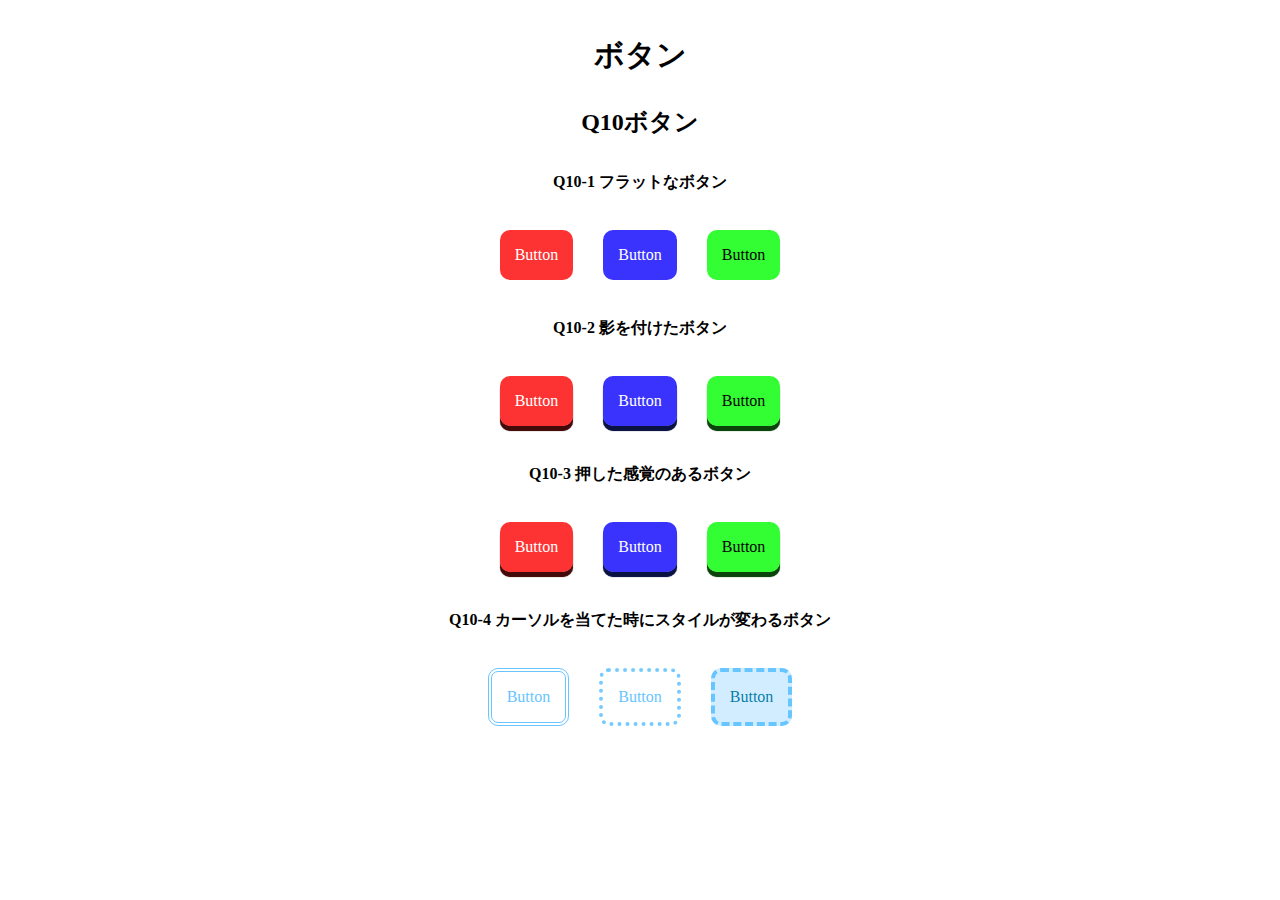
<file: q10/answer/index.html>
<!DOCTYPE html>
<html lang="ja">

<head>
  <meta charset="UTF-8">
  <meta name="viewport" content="width=device-width, initial-scale=1.0">
  <link rel="stylesheet" href="./css/reset.css">
  <link rel="stylesheet" href="./css/base.css">
  <link rel="stylesheet" href="./css/style.css">
  <title>LayoutParts-Q3</title>
</head>

<body>
  <h1 class="title">ボタン</h1>
  <h2 class="sub--title">Q10ボタン</h2>
  <div class="wrapper">
    <h3 class="question--title">Q10-1 フラットなボタン</h3>
    <div class="flex--center">
      <div class="btn btn--red">Button</div>
      <div class="btn btn--blue">Button</div>
      <div class="btn btn--green">Button</div>
    </div>
    <h3 class="question--title">Q10-2 影を付けたボタン</h3>
    <div class="flex--center">
      <div class="btn shadow--red">Button</div>
      <div class="btn shadow--blue">Button</div>
      <div class="btn shadow--green">Button</div>
    </div>
    <h3 class="question--title">Q10-3 押した感覚のあるボタン</h3>
    <div class="flex--center">
      <div class="btn active--red">Button</div>
      <div class="btn active--blue">Button</div>
      <div class="btn active--green">Button</div>
    </div>
    <h3 class="question--title">Q10-4 カーソルを当てた時にスタイルが変わるボタン</h3>
    <div class="flex--center">
      <div class="btn double--btn">Button</div>
      <div class="btn dotted--btn">Button</div>
      <div class="btn back--btn">Button</div>
    </div>
  </div>
</body>

</html>
</file>
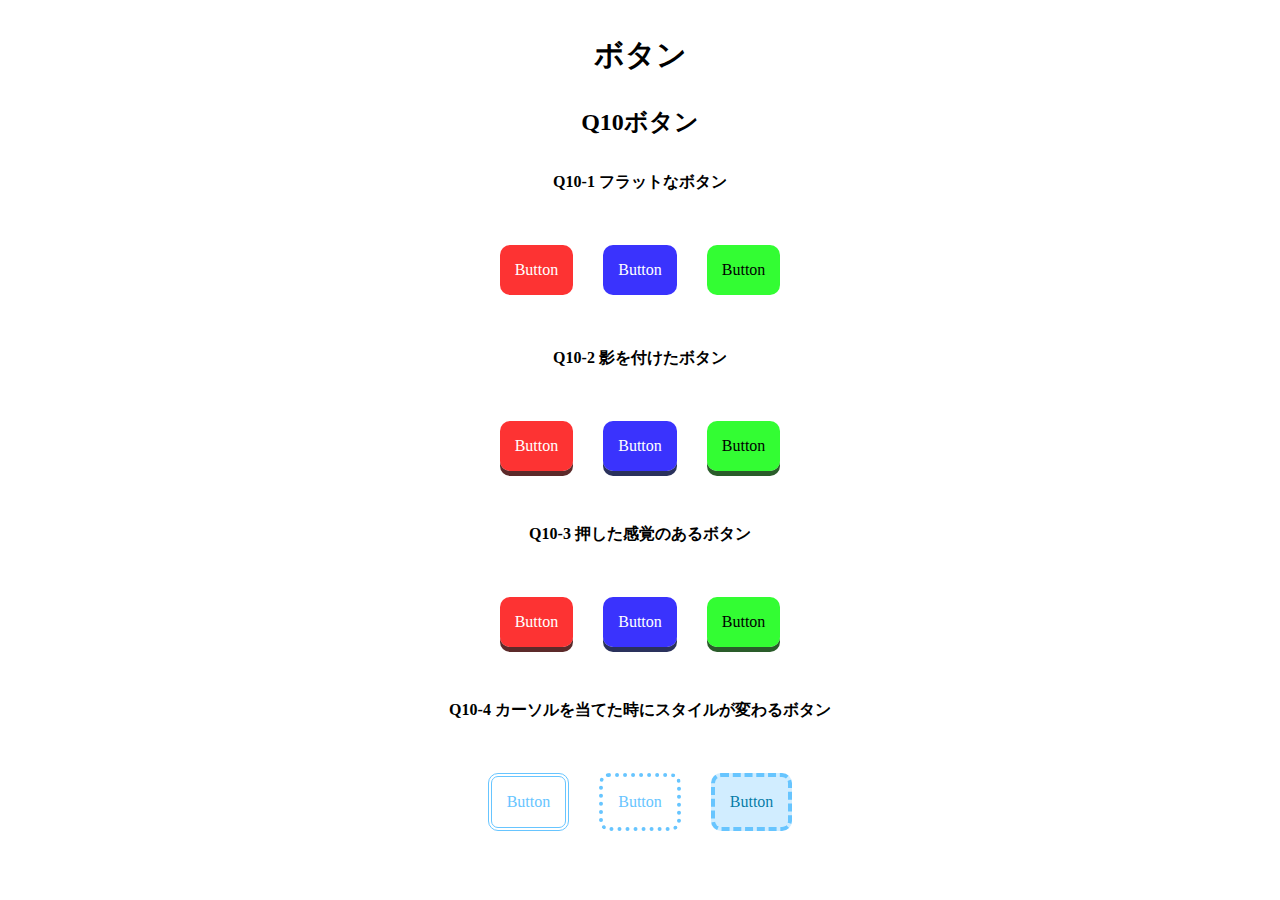
<file: q10/q10/index.html>
<!DOCTYPE html>
<html lang="ja">

<head>
  <meta charset="UTF-8">
  <meta name="viewport" content="width=device-width, initial-scale=1.0">
  <link rel="stylesheet" href="./css/reset.css">
  <link rel="stylesheet" href="./css/base.css">
  <link rel="stylesheet" href="./css/style.css">
  <title>LayoutParts-Q3</title>
</head>

<body>
  <h1 class="title">ボタン</h1>
  <h2 class="sub--title">Q10ボタン</h2>
  <div class="wrapper">
    <h3 class="question--title">Q10-1 フラットなボタン</h3>
    <!-- Q10-1ここから -->
    <div class="botton">
      <div class="red btn">Button</div>
      <div class="blue btn">Button</div>
      <div class="green btn">Button</div>
    </div>
    <!-- Q10-1ここまで -->
    <h3 class="question--title">Q10-2 影を付けたボタン</h3>
    <!-- Q10-2ここから -->
    <div class="botton">
      <div class="shadow-r red btn">Button</div>
      <div class="shadow-b blue btn">Button</div>
      <div class="shadow-g green btn">Button</div>
    </div>
    <!-- Q10-2ここまで -->
    <h3 class="question--title">Q10-3 押した感覚のあるボタン</h3>
    <!-- Q10-3ここから -->
    <div class="botton">
      <div class="push shadow-r red btn">Button</div>
      <div class="push shadow-b blue btn">Button</div>
      <div class="push shadow-g green btn">Button</div>
    </div>
    <!-- Q10-3ここまで -->
    <h3 class="question--title">Q10-4 カーソルを当てた時にスタイルが変わるボタン</h3>
    <!-- Q10-4ここから -->
    <div class="botton">
      <div class="doubleline btn">Button</div>
      <div class="dottedline btn">Button</div>
      <div class="dashedline btn">Button</div>
    </div>
    <!-- Q10-4ここまで -->
  </div>
</body>

</html>
</file>
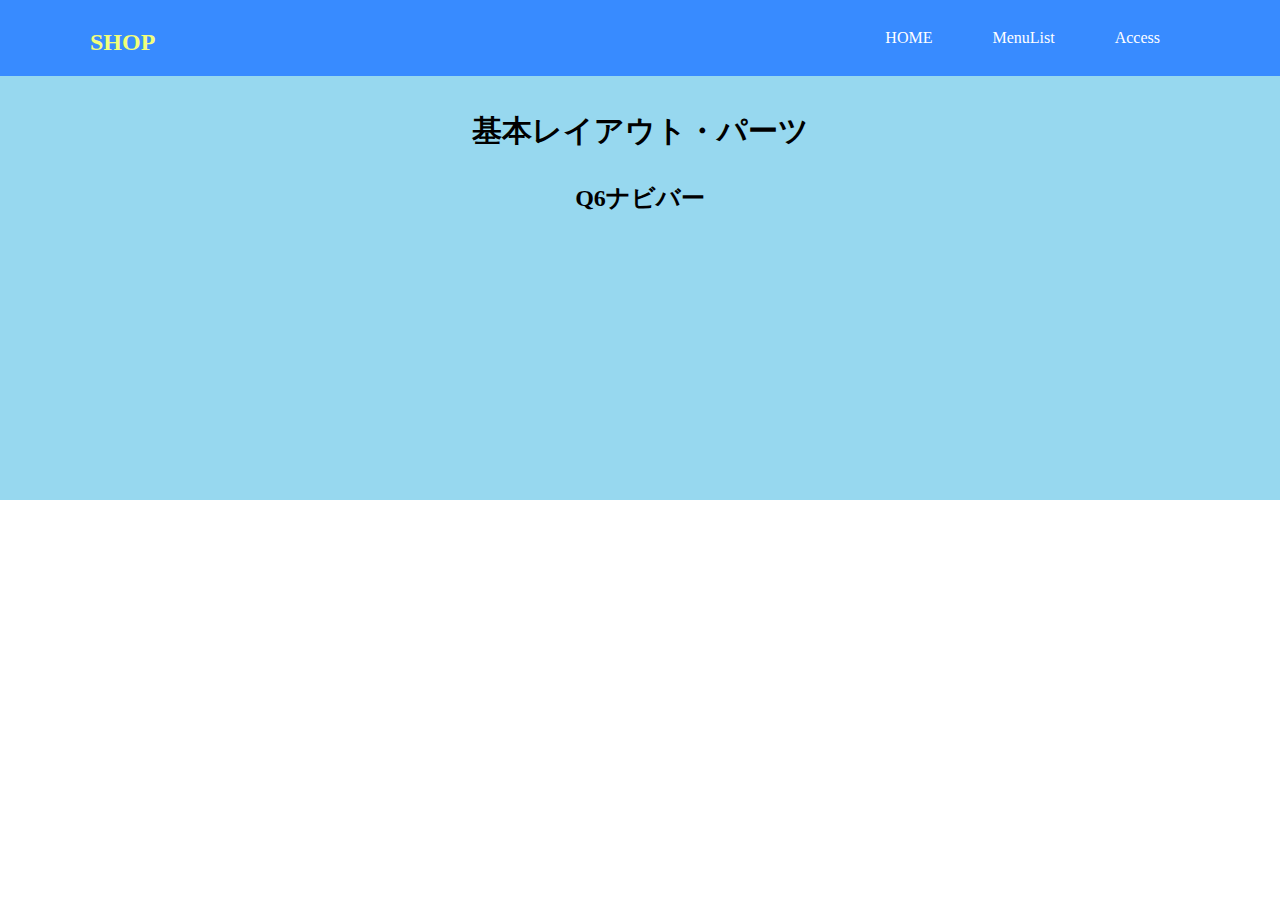
<file: q6/answer/index.html>
<!DOCTYPE html>
<html lang="ja">

<head>
  <meta charset="UTF-8">
  <meta name="viewport" content="width=device-width, initial-scale=1.0">
  <link rel="stylesheet" href="./css/reset.css">
  <link rel="stylesheet" href="./css/base.css">
  <link rel="stylesheet" href="./css/style.css">
  <title>LayoutParts-Q3</title>
</head>

<body>
  <header class="header">
    <div class="inner d--flex">
      <div class="logo">
        <a href="#">SHOP</a>
      </div>
      <div class="menu">
        <nav>
          <ul class="nav d--flex">
            <li>
              <a href="#">HOME</a>
            </li>
            <li>
              <a href="#">MenuList</a>
            </li>
            <li>
              <a href="#">Access</a>
            </li>
          </ul>
        </nav>
      </div>
    </div>
  </header>
  <main>
    <div class="wrapper">
      <h1 class="title">基本レイアウト・パーツ</h1>
      <h2 class="sub--title">Q6ナビバー</h2>
    </div>
  </main>
</body>

</html>
</file>
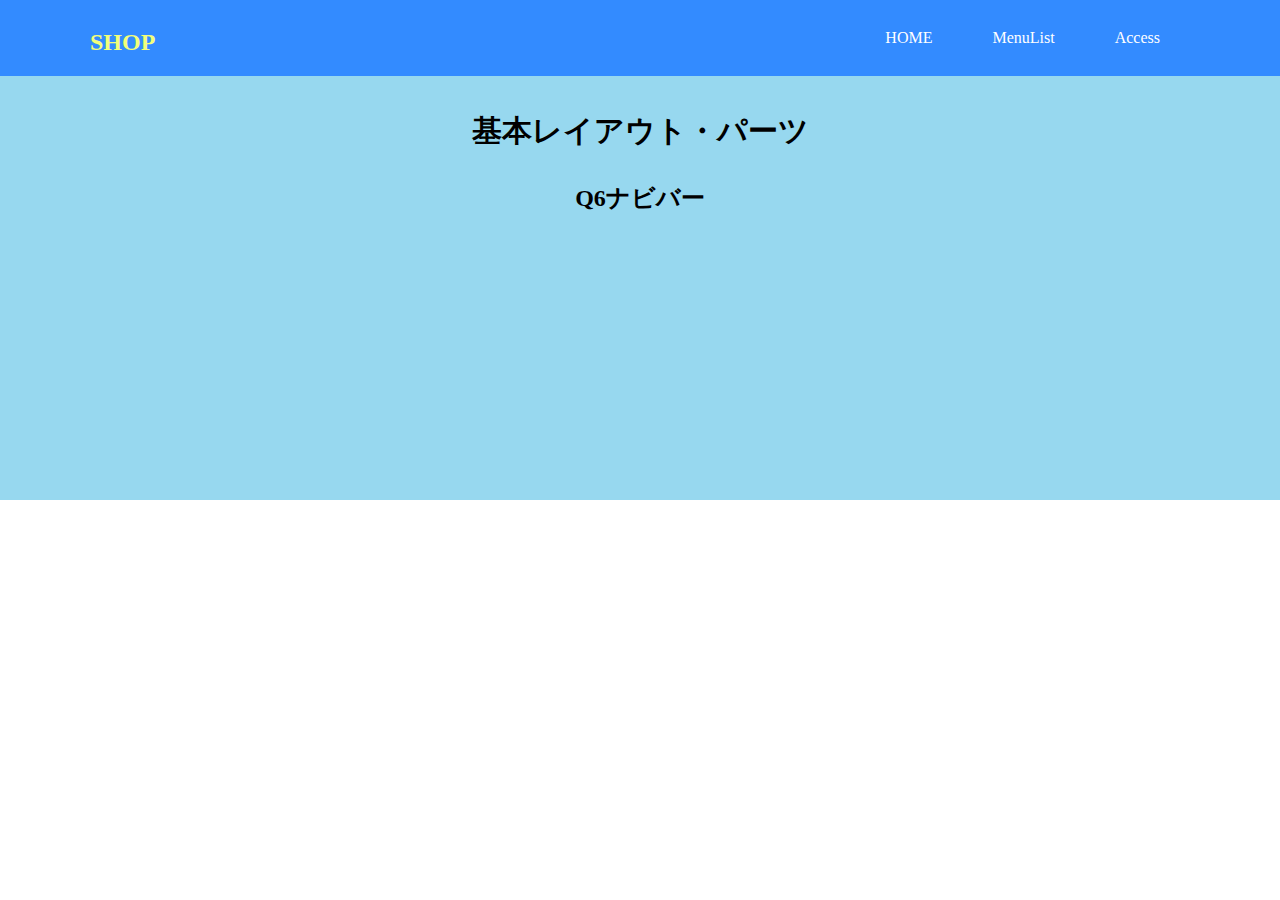
<file: q6/q6/index.html>
<!DOCTYPE html>
<html lang="ja">

<head>
  <meta charset="UTF-8">
  <meta name="viewport" content="width=device-width, initial-scale=1.0">
  <link rel="stylesheet" href="./css/reset.css">
  <link rel="stylesheet" href="./css/base.css">
  <link rel="stylesheet" href="./css/style.css">
  <title>LayoutParts-Q3</title>
</head>

<body>
  <!-- Q6回答はここから -->
  <header>
    <div class="header-box">
      <div class="header-logo">
        <a href="#">SHOP</a>
      </div>
      <nav>
        <ul class="header-navi">
            <li>
              <a href="#">HOME</a>
            </li>
            <li>
              <a href="#">MenuList</a>
            </li>
            <li>
              <a href="#">Access</a>
            </li>
        </ul>
      </nav>
    </div>
  </header>
  <!-- Q6回答はここまで -->
  <main>
    <div class="wrapper">
      <h1 class="title">基本レイアウト・パーツ</h1>
      <h2 class="sub--title">Q6ナビバー</h2>
    </div>
  </main>
</body>

</html>
</file>
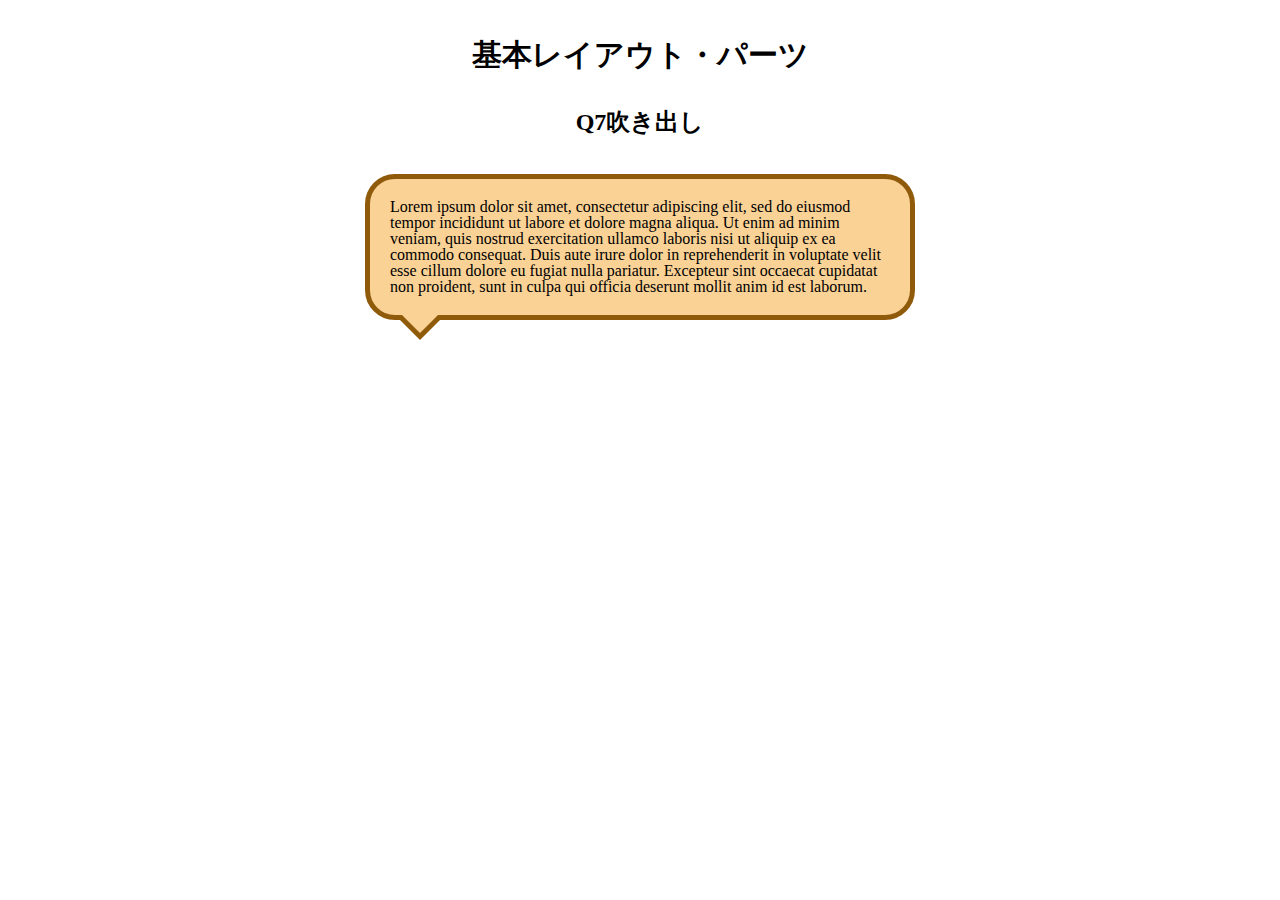
<file: q7/answer/index.html>
<!DOCTYPE html>
<html lang="ja">

<head>
  <meta charset="UTF-8">
  <meta name="viewport" content="width=device-width, initial-scale=1.0">
  <link rel="stylesheet" href="./css/reset.css">
  <link rel="stylesheet" href="./css/base.css">
  <link rel="stylesheet" href="./css/style.css">
  <title>LayoutParts-Q3</title>
</head>

<body>
  <div class="wrapper">
    <h1 class="title">基本レイアウト・パーツ</h1>
    <h2 class="sub--title">Q7吹き出し</h2>
    <div class="blowing--box">
      <p>Lorem ipsum dolor sit amet, consectetur adipiscing elit, sed do eiusmod tempor incididunt
        ut labore et dolore magna
        aliqua. Ut enim ad minim veniam, quis nostrud exercitation ullamco laboris nisi ut aliquip ex ea commodo
        consequat. Duis
        aute irure dolor in reprehenderit in voluptate velit esse cillum dolore eu fugiat nulla pariatur. Excepteur sint
        occaecat cupidatat non proident, sunt in culpa qui officia deserunt mollit anim id est laborum.</p>
    </div>
  </div>
</body>

</html>
</file>
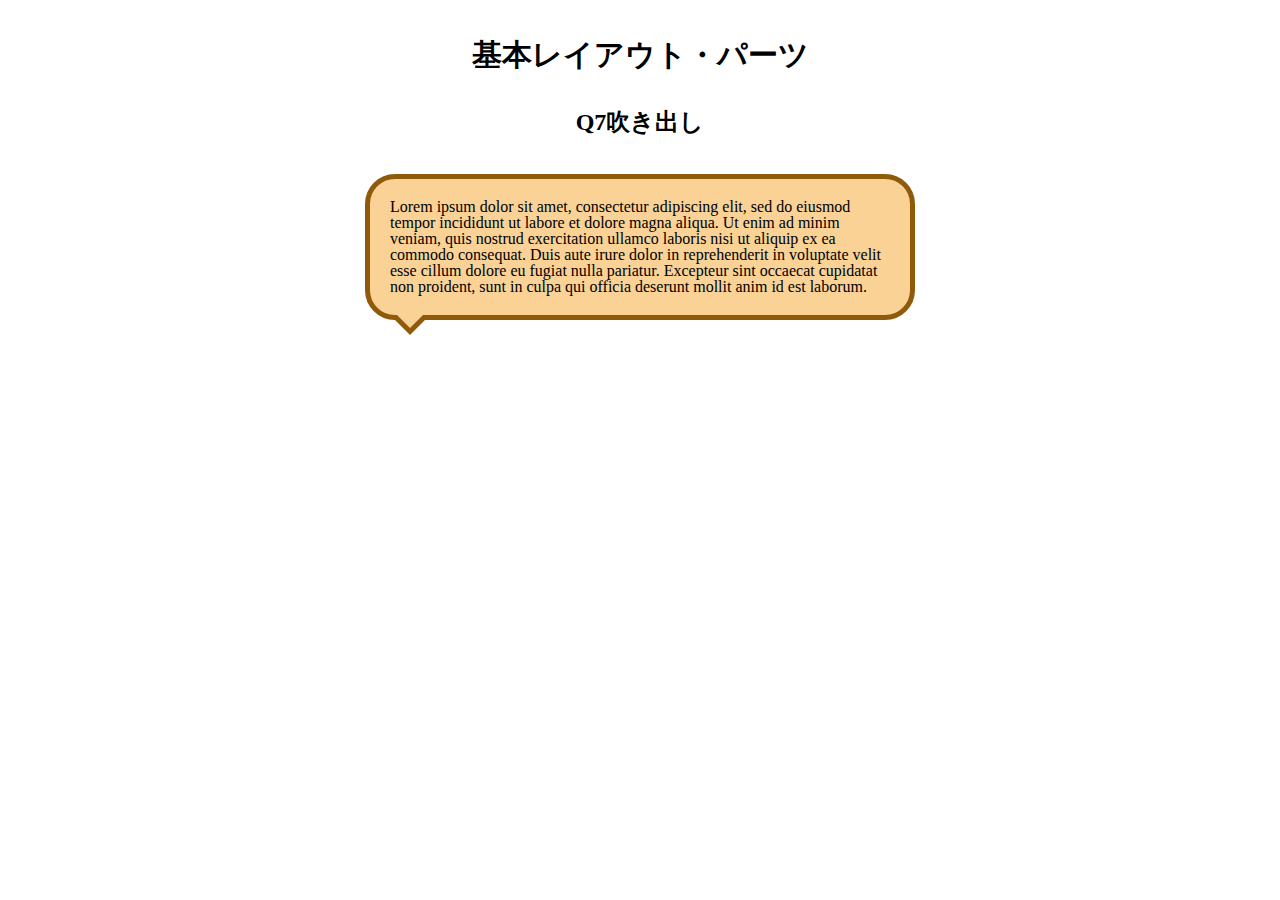
<file: q7/q7/index.html>
<!DOCTYPE html>
<html lang="ja">

<head>
  <meta charset="UTF-8">
  <meta name="viewport" content="width=device-width, initial-scale=1.0">
  <link rel="stylesheet" href="./css/reset.css">
  <link rel="stylesheet" href="./css/base.css">
  <link rel="stylesheet" href="./css/style.css">
  <title>LayoutParts-Q3</title>
</head>

<body>
  <div class="wrapper">
    <h1 class="title">基本レイアウト・パーツ</h1>
    <h2 class="sub--title">Q7吹き出し</h2>
    <!-- 吹き出しの中のテキストはこちらを使ってください -->
    <!-- Lorem ipsum dolor sit amet, consectetur adipiscing elit, sed do eiusmod tempor incididunt
    ut labore et dolore magna
    aliqua. Ut enim ad minim veniam, quis nostrud exercitation ullamco laboris nisi ut aliquip ex ea commodo
    consequat. Duis
    aute irure dolor in reprehenderit in voluptate velit esse cillum dolore eu fugiat nulla pariatur. Excepteur sint
    occaecat cupidatat non proident, sunt in culpa qui officia deserunt mollit anim id est laborum. -->
    <!-- Q7回答はここから -->
    <div class="balloon">
      <p>Lorem ipsum dolor sit amet, consectetur adipiscing elit, sed do eiusmod tempor incididunt
        ut labore et dolore magna
        aliqua. Ut enim ad minim veniam, quis nostrud exercitation ullamco laboris nisi ut aliquip ex ea commodo
        consequat. Duis
        aute irure dolor in reprehenderit in voluptate velit esse cillum dolore eu fugiat nulla pariatur. Excepteur sint
        occaecat cupidatat non proident, sunt in culpa qui officia deserunt mollit anim id est laborum.
      </p>
    </div>
    <!-- Q7回答はここまで -->
  </div>
</body>

</html>
</file>
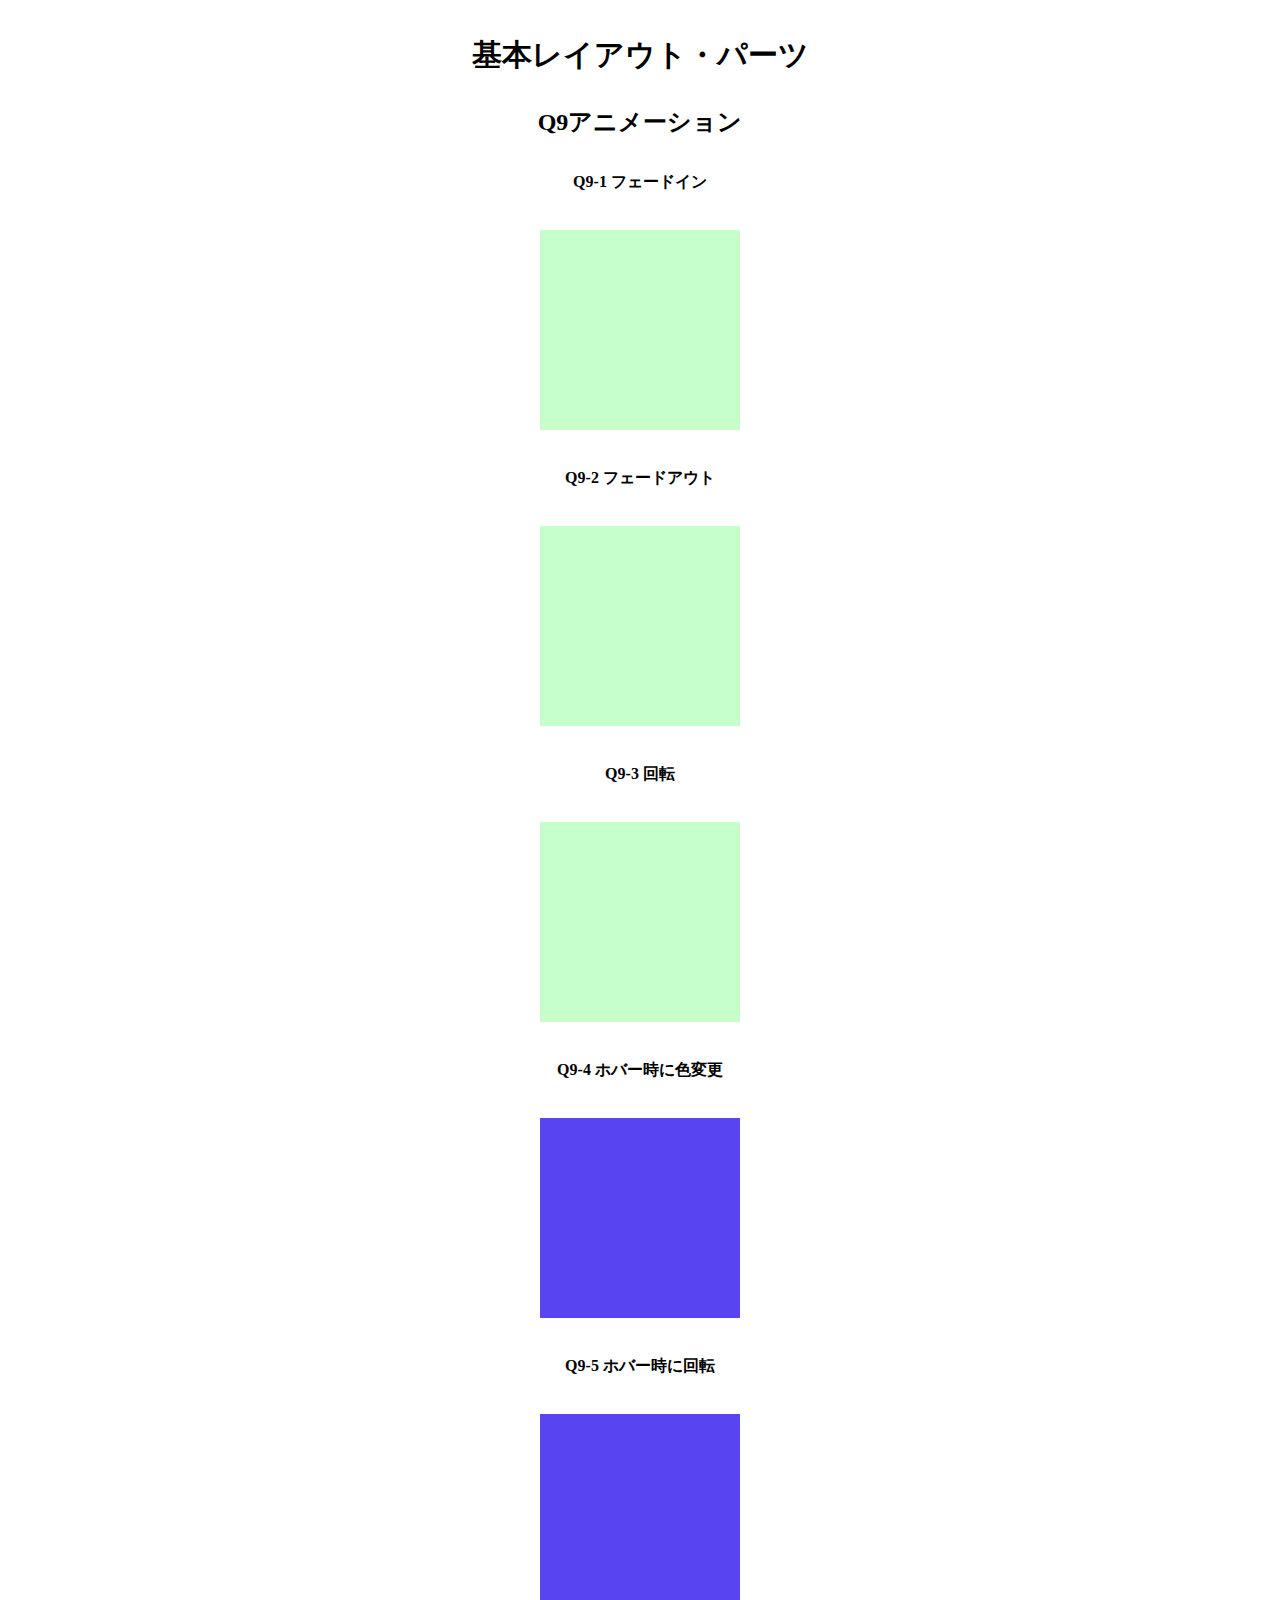
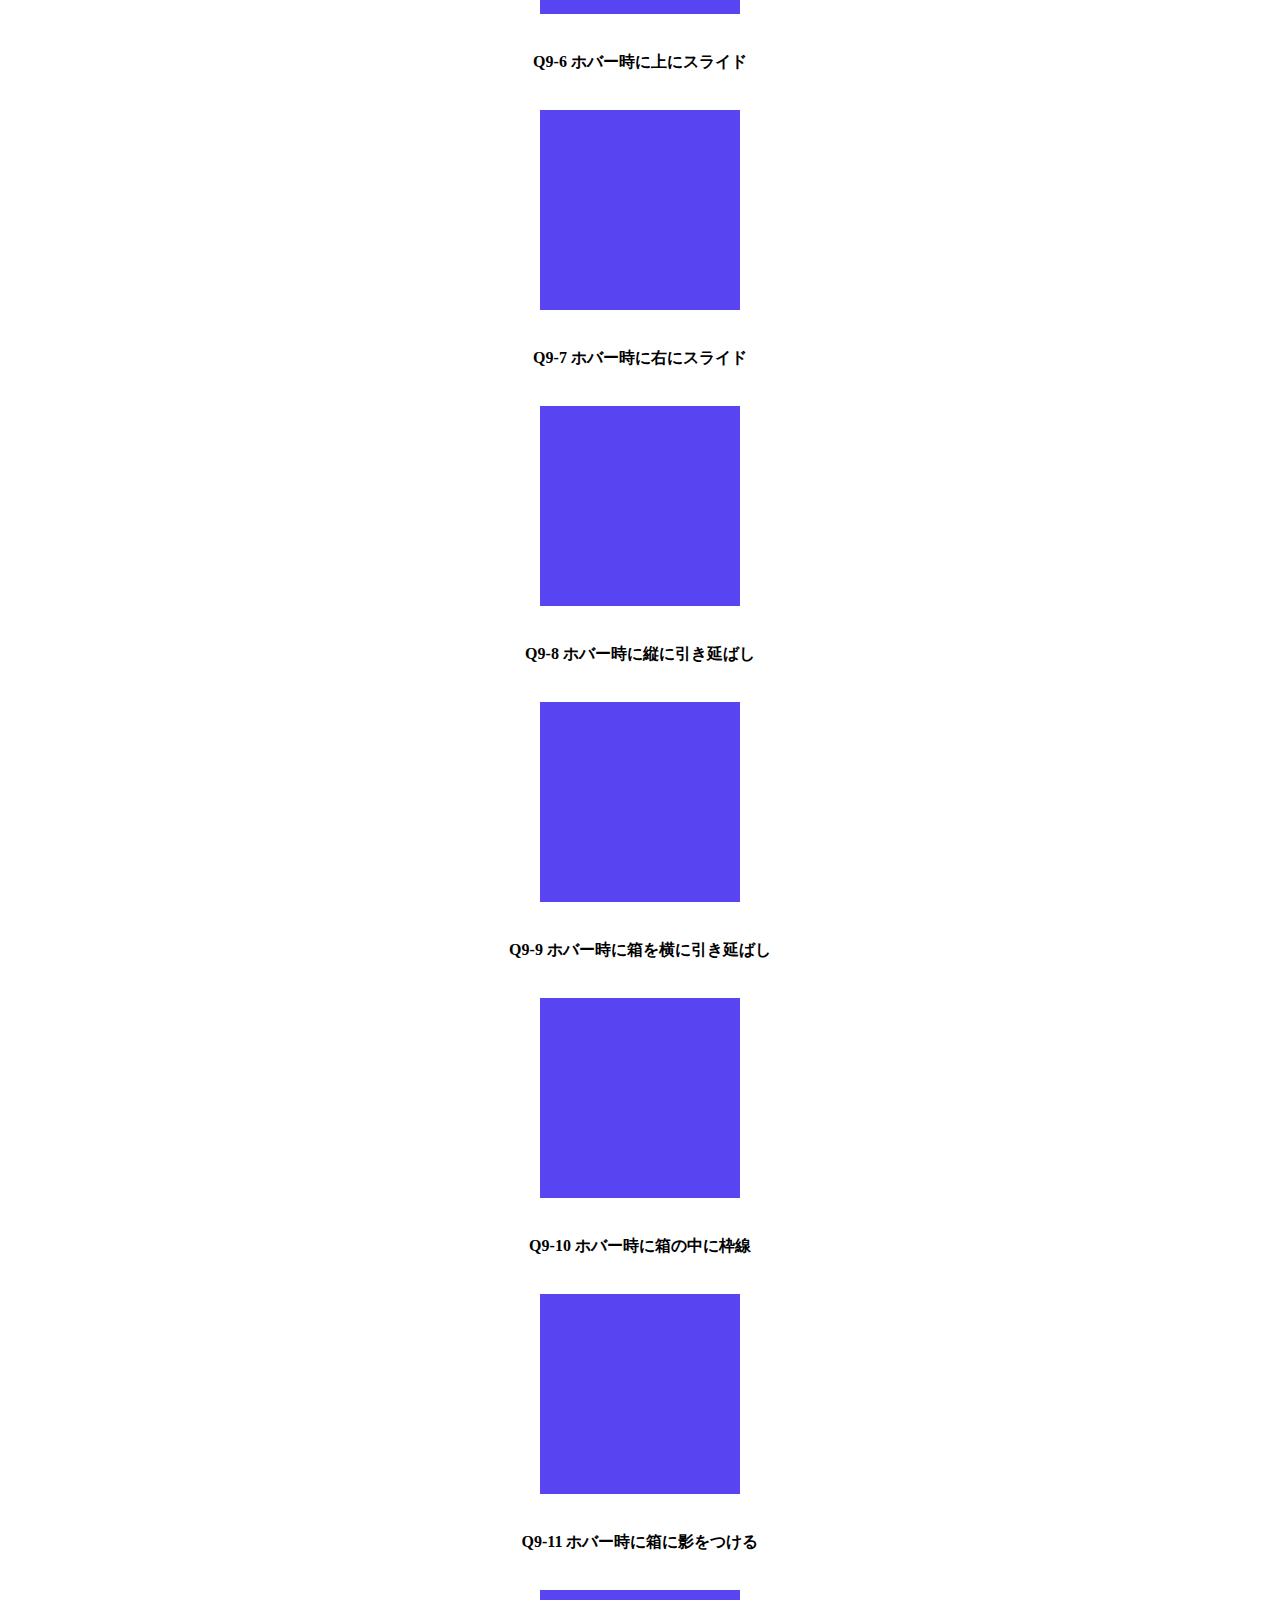
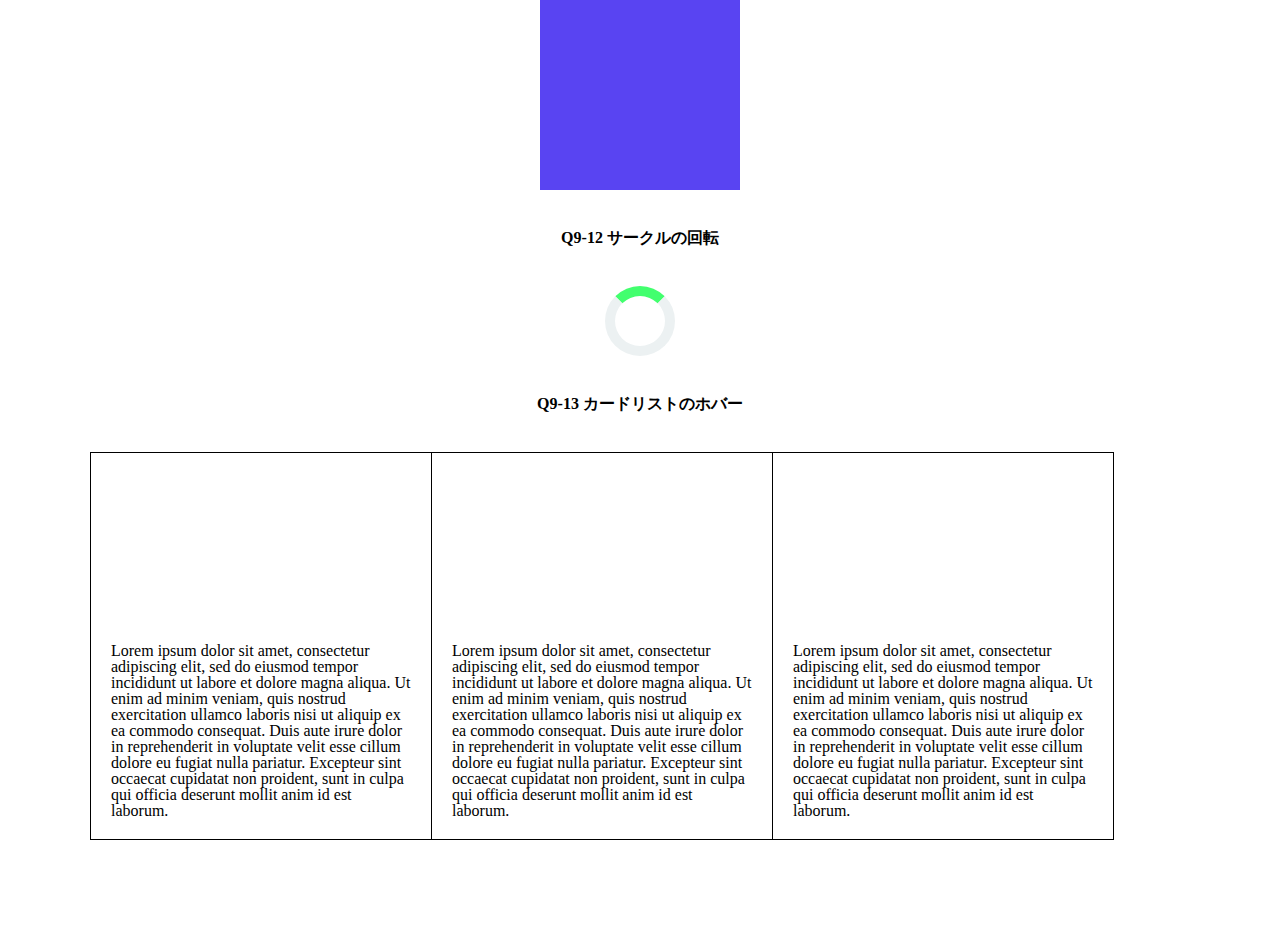
<file: q9/answer/index.html>
<!DOCTYPE html>
<html lang="ja">

<head>
  <meta charset="UTF-8">
  <meta name="viewport" content="width=device-width, initial-scale=1.0">
  <link rel="stylesheet" href="./css/reset.css">
  <link rel="stylesheet" href="./css/base.css">
  <link rel="stylesheet" href="./css/style.css">
  <title>LayoutParts-Q3</title>
</head>

<body>
  <h1 class="title">基本レイアウト・パーツ</h1>
  <h2 class="sub--title">Q9アニメーション</h2>
  <div class="wrapper">
    <section>
      <h3 class="question--title">Q9-1 フェードイン</h3>
      <div class="green--box fade--in"></div>
      <h3 class="question--title">Q9-2 フェードアウト</h3>
      <div class="green--box fade--out"></div>
      <h3 class="question--title">Q9-3 回転</h3>
      <div class="green--box spin"></div>
    </section>
    <section>
      <h3 class="question--title">Q9-4 ホバー時に色変更</h3>
      <div class="blue--box hover--color"></div>
      <h3 class="question--title">Q9-5 ホバー時に回転</h3>
      <div class="blue--box spin--box"></div>
      <h3 class="question--title">Q9-6 ホバー時に上にスライド</h3>
      <div class="blue--box up--slide"></div>
      <h3 class="question--title">Q9-7 ホバー時に右にスライド</h3>
      <div class="blue--box right--slide"></div>
      <h3 class="question--title">Q9-8 ホバー時に縦に引き延ばし</h3>
      <div class="blue--box height--prolongation"></div>
      <h3 class="question--title">Q9-9 ホバー時に箱を横に引き延ばし</h3>
      <div class="blue--box width--prolongation"></div>
      <h3 class="question--title">Q9-10 ホバー時に箱の中に枠線</h3>
      <div class="blue--box hover--border"></div>
      <h3 class="question--title">Q9-11 ホバー時に箱に影をつける</h3>
      <div class="blue--box hover--shadow"></div>
    </section>
    <section>
      <h3 class="question--title">Q9-12 サークルの回転</h3>
      <div class="circle--spin"></div>
      <h3 class="question--title">Q9-13 カードリストのホバー</h3>
      <div class="check--sample">
        <ul class="card--list">
          <li class="card--item">
            <div class="icon"></div>
            <p>Lorem ipsum dolor sit amet, consectetur adipiscing elit, sed do eiusmod tempor incididunt
              ut labore et dolore magna
              aliqua. Ut enim ad minim veniam, quis nostrud exercitation ullamco laboris nisi ut aliquip ex ea commodo
              consequat. Duis
              aute irure dolor in reprehenderit in voluptate velit esse cillum dolore eu fugiat nulla pariatur.
              Excepteur
              sint
              occaecat cupidatat non proident, sunt in culpa qui officia deserunt mollit anim id est laborum.</p>
          </li>
          <li class="card--item">
            <div class="icon"></div>
            <p>Lorem ipsum dolor sit amet, consectetur adipiscing elit, sed do eiusmod tempor incididunt
              ut labore et dolore magna
              aliqua. Ut enim ad minim veniam, quis nostrud exercitation ullamco laboris nisi ut aliquip ex ea commodo
              consequat. Duis
              aute irure dolor in reprehenderit in voluptate velit esse cillum dolore eu fugiat nulla pariatur.
              Excepteur
              sint
              occaecat cupidatat non proident, sunt in culpa qui officia deserunt mollit anim id est laborum.</p>
          </li>
          <li class="card--item">
            <div class="icon"></div>
            <p>Lorem ipsum dolor sit amet, consectetur adipiscing elit, sed do eiusmod tempor incididunt
              ut labore et dolore magna
              aliqua. Ut enim ad minim veniam, quis nostrud exercitation ullamco laboris nisi ut aliquip ex ea commodo
              consequat. Duis
              aute irure dolor in reprehenderit in voluptate velit esse cillum dolore eu fugiat nulla pariatur.
              Excepteur
              sint
              occaecat cupidatat non proident, sunt in culpa qui officia deserunt mollit anim id est laborum.</p>
          </li>
        </ul>
      </div>
    </section>
  </div>
</body>

</html>
</file>
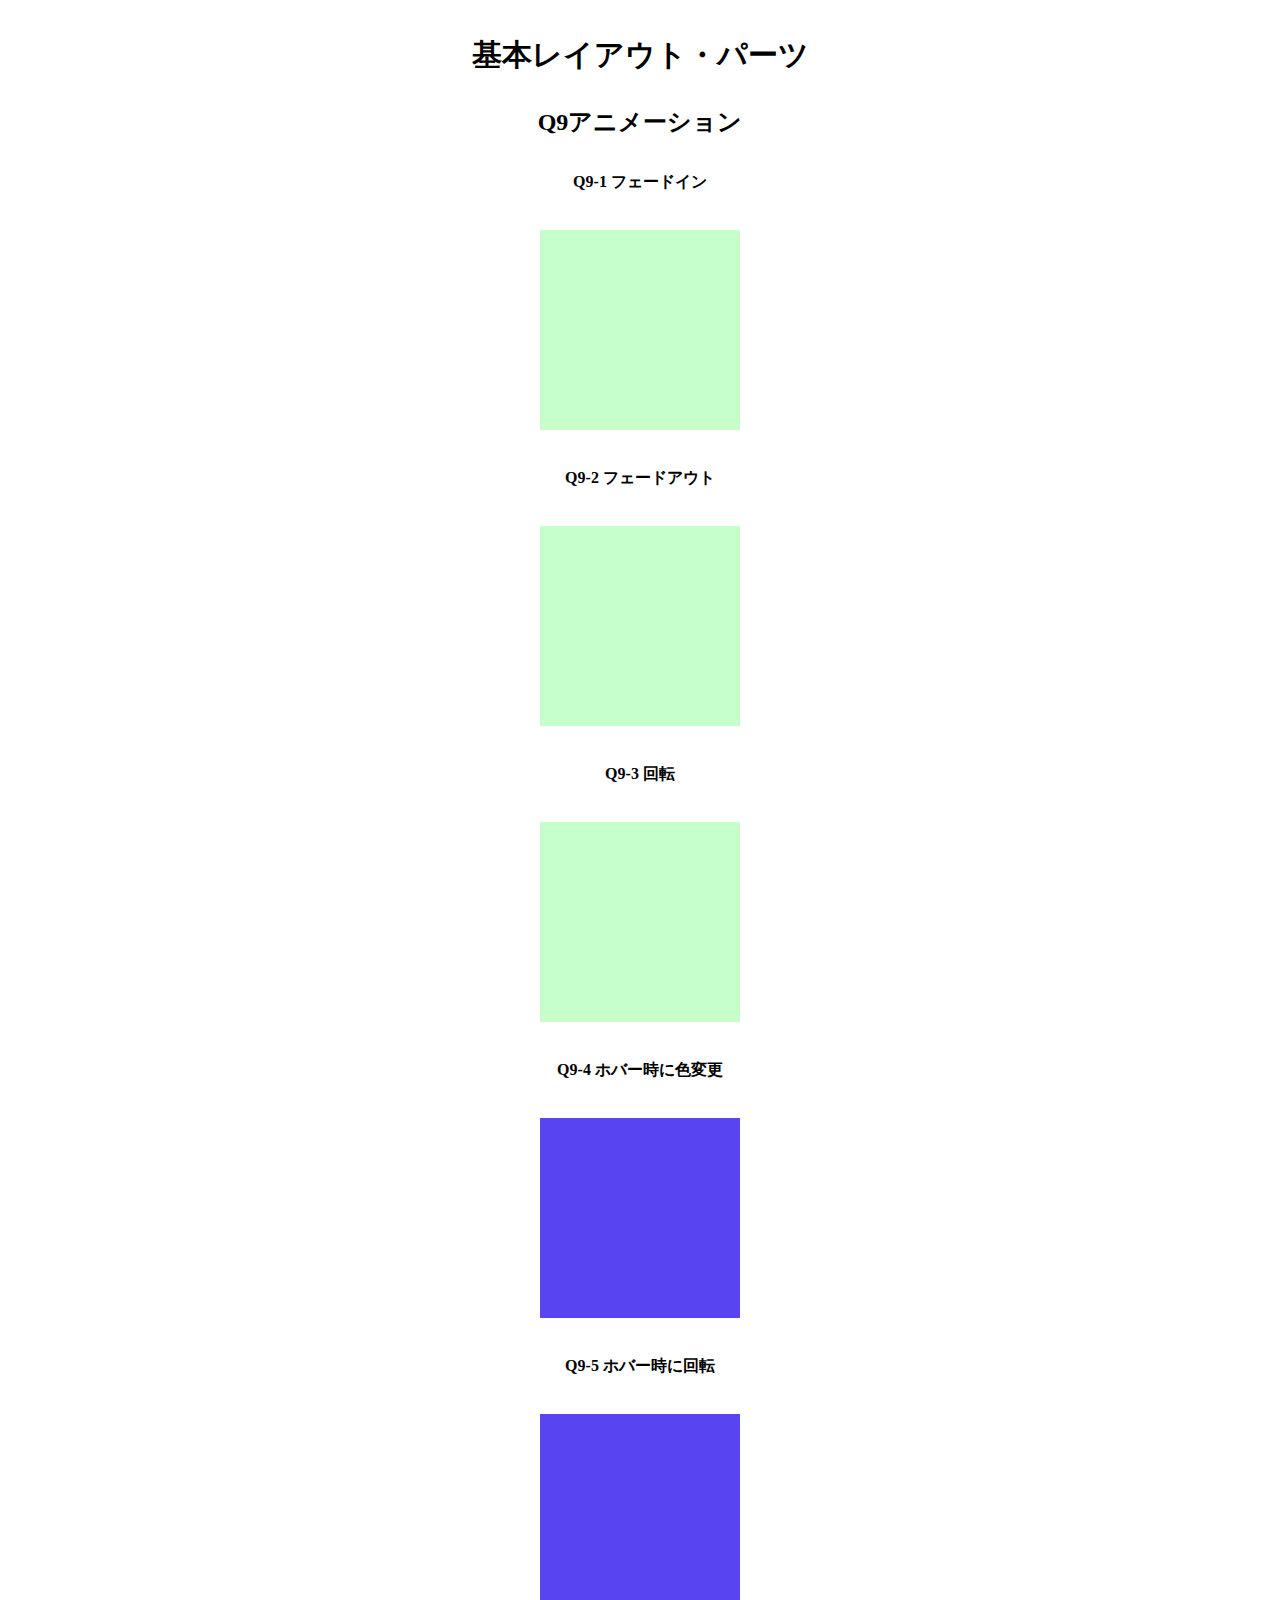
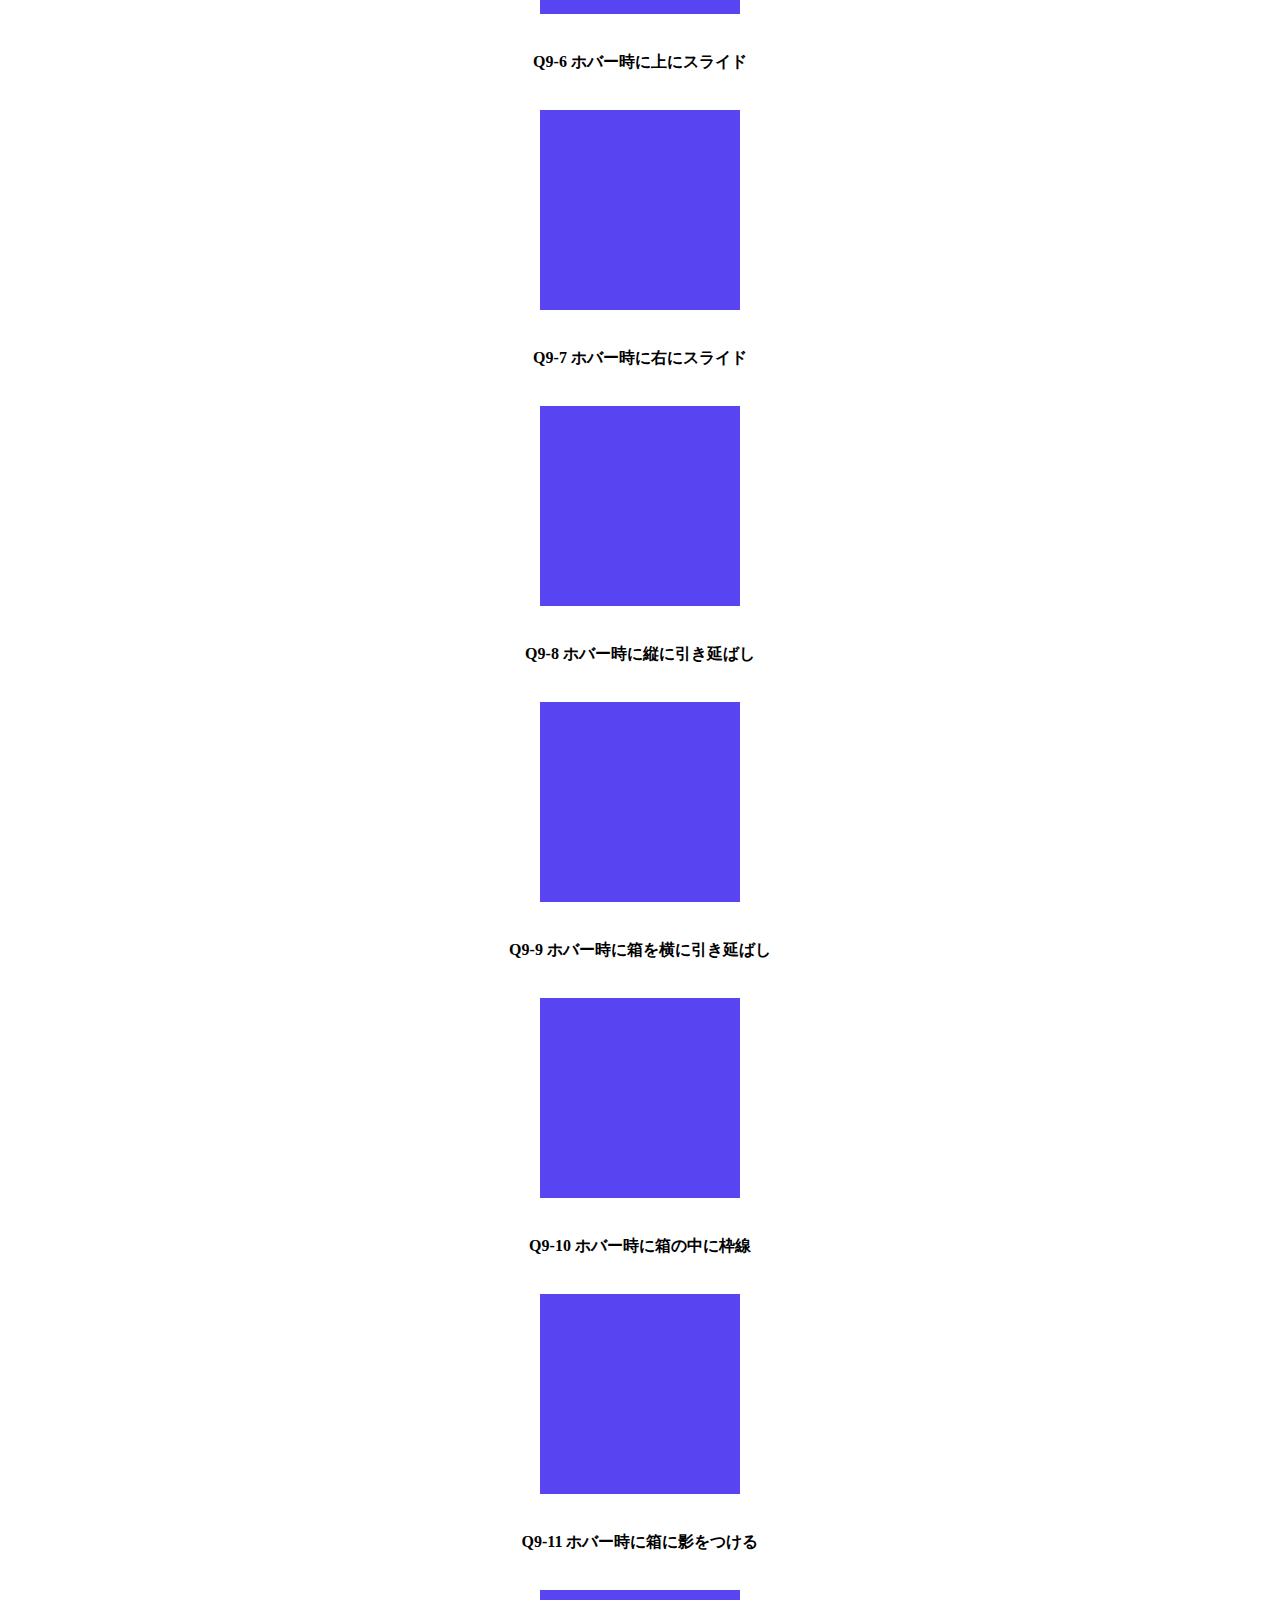
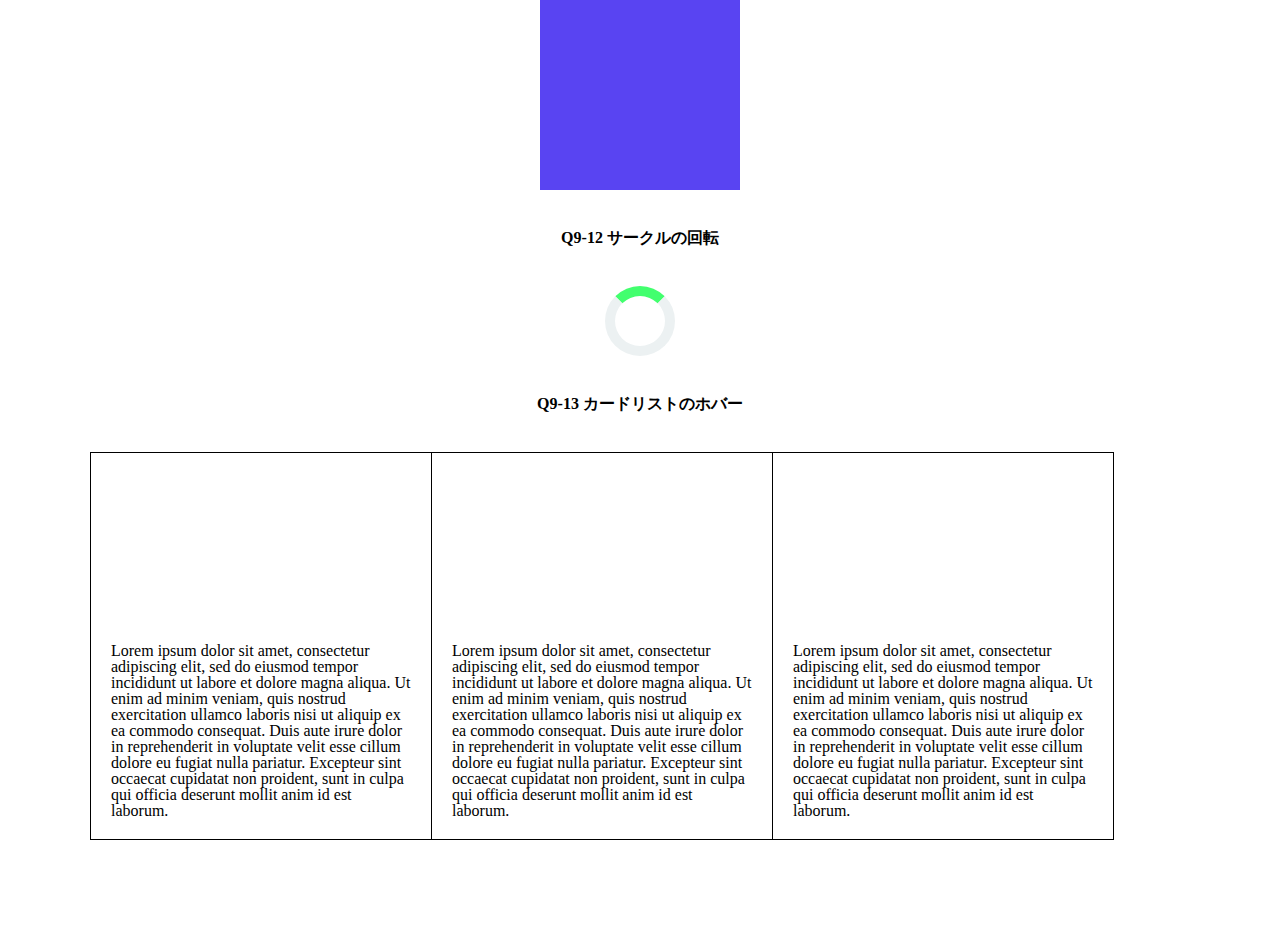
<file: q9/q9/index.html>
<!DOCTYPE html>
<html lang="ja">

<head>
  <meta charset="UTF-8">
  <meta name="viewport" content="width=device-width, initial-scale=1.0">
  <link rel="stylesheet" href="./css/reset.css">
  <link rel="stylesheet" href="./css/base.css">
  <link rel="stylesheet" href="./css/style.css">
  <title>LayoutParts-Q9</title>
</head>

<body>
  <h1 class="title">基本レイアウト・パーツ</h1>
  <h2 class="sub--title">Q9アニメーション</h2>
  <div class="wrapper">
    <section>
      <h3 class="question--title">Q9-1 フェードイン</h3>
      <!-- Q9-1ここから -->
      <div class="fadein box">
      </div>
      <!-- Q9-1ここまで -->
      <h3 class="question--title">Q9-2 フェードアウト</h3>
      <!-- Q9-2ここから -->
      <div class="fadeout box"></div>
      <!-- Q9-2ここまで -->
      <h3 class="question--title">Q9-3 回転</h3>
      <!-- Q9-3ここまで -->
      <div class="spin box"></div>
      <!-- Q9-4ここまで -->
    </section>
    <section>
      <h3 class="question--title">Q9-4 ホバー時に色変更</h3>
      <!-- Q9-4ここまで -->
      <div class="hover-color boxx"></div>
      <!-- Q9-4ここまで -->
      <h3 class="question--title">Q9-5 ホバー時に回転</h3>
      <!-- Q9-5ここまで -->
      <div class="hover-spin boxx"></div>
      <!-- Q9-5ここまで -->
      <h3 class="question--title">Q9-6 ホバー時に上にスライド</h3>
      <!-- Q9-6ここまで -->
      <div class="hover-upslide boxx"></div>
      <!-- Q9-7ここまで -->
      <h3 class="question--title">Q9-7 ホバー時に右にスライド</h3>
      <!-- Q9-7ここまで -->
      <div class="hover-rightslide boxx"></div>
      <!-- Q9-7ここまで -->
      <h3 class="question--title">Q9-8 ホバー時に縦に引き延ばし</h3>
      <!-- Q9-8ここまで -->
      <div class="height boxx"></div>
      <!-- Q9-8ここまで -->
      <h3 class="question--title">Q9-9 ホバー時に箱を横に引き延ばし</h3>
      <!-- Q9-9ここまで -->
      <div class="width boxx"></div>
      <!-- Q9-9ここまで -->
      <h3 class="question--title">Q9-10 ホバー時に箱の中に枠線</h3>
      <!-- Q9-10ここまで -->
      <div class="border boxx"></div>
      <!-- Q9-10ここまで -->
      <h3 class="question--title">Q9-11 ホバー時に箱に影をつける</h3>
      <!-- Q9-11ここまで -->
      <div class="shadow boxx"></div>
      <!-- Q9-11ここまで -->
    </section>
    <section>
      <h3 class="question--title">Q9-12 サークルの回転</h3>
      <!-- Q9-13ここまで -->
      <div class="circle"></div>
      <!-- Q9-13ここまで -->
      <h3 class="question--title">Q9-13 カードリストのホバー</h3>
      <div class="check--sample">
        <!-- カード内のテキストはこちらを使ってください -->
        <!-- Lorem ipsum dolor sit amet, consectetur adipiscing elit, sed do eiusmod tempor incididunt
        ut labore et dolore magna
        aliqua. Ut enim ad minim veniam, quis nostrud exercitation ullamco laboris nisi ut aliquip ex ea commodo
        consequat. Duis
        aute irure dolor in reprehenderit in voluptate velit esse cillum dolore eu fugiat nulla pariatur.
        Excepteur
        sint
        occaecat cupidatat non proident, sunt in culpa qui officia deserunt mollit anim id est laborum. -->
        <!-- Q9-13ここから -->
        <div class="card">
          <ul class="staf-list">
            <li class="staf">
              <div class="image"></div>
              <p>
                Lorem ipsum dolor sit amet, consectetur adipiscing elit, sed do eiusmod tempor incididunt
                ut labore et dolore magna aliqua. Ut enim ad minim veniam, quis nostrud exercitation ullamco laboris nisi ut aliquip ex ea commodo
                consequat. Duis aute irure dolor in reprehenderit in voluptate velit esse cillum dolore eu fugiat nulla pariatur.
                Excepteur sint occaecat cupidatat non proident, sunt in culpa qui officia deserunt mollit anim id est laborum.
              </p>
            </li>
            <li class="staf">
              <div class="image"></div>
              <p>
                Lorem ipsum dolor sit amet, consectetur adipiscing elit, sed do eiusmod tempor incididunt
                ut labore et dolore magna aliqua. Ut enim ad minim veniam, quis nostrud exercitation ullamco laboris nisi ut aliquip ex ea commodo
                consequat. Duis aute irure dolor in reprehenderit in voluptate velit esse cillum dolore eu fugiat nulla pariatur.
                Excepteur sint occaecat cupidatat non proident, sunt in culpa qui officia deserunt mollit anim id est laborum.
              </p>
            </li>
            <li class="staf">
              <div class="image"></div>
              <p>
                Lorem ipsum dolor sit amet, consectetur adipiscing elit, sed do eiusmod tempor incididunt
                ut labore et dolore magna aliqua. Ut enim ad minim veniam, quis nostrud exercitation ullamco laboris nisi ut aliquip ex ea commodo
                consequat. Duis aute irure dolor in reprehenderit in voluptate velit esse cillum dolore eu fugiat nulla pariatur.
                Excepteur sint occaecat cupidatat non proident, sunt in culpa qui officia deserunt mollit anim id est laborum.
              </p>
            </li>
          </ul>
        </div>
        <!-- Q9-13ここまで -->
      </div>
    </section>
  </div>
</body>

</html>
</file>
<file: q10/answer/css/base.css>
@charset "UTF-8";

h1, h2, h3 {
  text-align: center;
  margin: 40px 0;
  font-weight: bold;
}

.title {
  font-size: 30px;
}

.sub--title {
  font-size: 24px;
}

.table--area {
  margin-top: 30px;
}

.wrapper {
  width: 1100px;
  margin: 0 auto;
}

.check--sample {
  height: 500px;
}
</file>
<file: q10/answer/css/style.css>
@charset "UTF-8";

.flex--center {
  display: flex;
  justify-content: center;
}

.btn {
  padding: 0 15px;
  line-height: 50px;
  display: inline-block;
  text-align: center;
  cursor: pointer;
  margin-left: 30px;
  border-radius: 10px;
}

.btn:first-child {
  margin-left: 0;
}

.btn--red {
  color: #fff;
  background: #fd0f0fd9;
}

.btn--blue {
  color: #fff;
  background: #170ffdd9;
}

.btn--green {
  color: #000;
  background: #0ffd0fd9;
}

.shadow--red {
  color: #fff;
  background: #fd0f0fd9;
  box-shadow: 0 5px 0 rgba(63, 5, 5, 0.851),0 5px 1px rgba(63, 5, 5, 0.851);
}

.shadow--blue {
  color: #fff;
  background: #170ffdd9;
  box-shadow: 0 5px 0 rgba(5, 13, 63, 0.851),0 5px 1px rgba(5, 13, 63, 0.851);
}

.shadow--green {
  color: #000;
  background: #0ffd0fd9;
  box-shadow: 0 5px 0 rgba(5, 63, 5, 0.851),0 5px 1px rgba(5, 63, 5, 0.851);
}

.active--red {
  color: #fff;
  background: #fd0f0fd9;
  box-shadow: 0 5px 0 rgba(63, 5, 5, 0.851),0 5px 1px rgba(63, 5, 5, 0.851);
}

.active--blue {
  color: #fff;
  background: #170ffdd9;
  box-shadow: 0 5px 0 rgba(5, 13, 63, 0.851),0 5px 1px rgba(5, 13, 63, 0.851);
}

.active--green {
  color: #000;
  background: #0ffd0fd9;
  box-shadow: 0 5px 0 rgba(5, 63, 5, 0.851),0 5px 1px rgba(5, 63, 5, 0.851);
}

.active--red:active,.active--blue:active,.active--green:active {
  transform: translateY(4px);
  box-shadow: 0px 0px 1px rgba(0, 0, 0, 0.2);
  border-bottom: none;
}

.double--btn {
  color: #67c5ff;
  border: 4px double #67c5ff;
  transition: .5s;
}

.double--btn:hover {
  background: #fffbef;
}

.dotted--btn {
  color: #67c5ff;
  border: 4px dotted #75caff;
  transition: .5s;
}

.dotted--btn:hover {
  border-style: dashed;
}

.back--btn {
  color: #0079a5f8;
  background: #d0edfff8;
  border: 4px dashed #67c5ff;
  transition: .5s;
}

.back--btn:hover {
  color: #67c5ff;
  background: #ffffff;
}
</file>
<file: q10/q10/css/base.css>
@charset "UTF-8";

h1, h2, h3 {
  text-align: center;
  margin: 40px 0;
  font-weight: bold;
}

.title {
  font-size: 30px;
}

.sub--title {
  font-size: 24px;
}

.table--area {
  margin-top: 30px;
}

.wrapper {
  width: 1100px;
  margin: 0 auto;
}

.check--sample {
  height: 500px;
}
</file>
<file: q10/q10/css/style.css>
@charset "UTF-8";
.botton {
  display: flex;
  justify-content: center;
}

.btn {
  border-radius: 10px;
  margin: 15px;
  padding: 0 15px;
  line-height: 50px;
  cursor: pointer;
}

.red {
  color: #fff;
  background: #fd0f0fd9;
}

.blue {
  color: #fff;
  background: #170ffdd9;
}

.green {
  color: #000;
  background: #0ffd0fd9;
}

.shadow-r {
  box-shadow: 0 5px rgba(63, 5, 5, 0.851);
}

.shadow-b {
  box-shadow: 0 5px rgba(5, 13, 63, 0.851);
}

.shadow-g {
  box-shadow: 0 5px rgba(5, 63, 5, 0.851);
}

.push:active {
  box-shadow: none;
  transform: translateY(5px);
}

.doubleline {
  color: #67c5ff;
  border: 4px double #67c5ff;
}

.doubleline:hover {
  background: #fffbef;
  transition: 1s;
}

.dottedline {
  color: #67c5ff;
  border: 4px dotted #67c5ff;
}

.dottedline:hover {
  border: 4px dashed #67c5ff;
  transition: 1s;
}

.dashedline {
  color: #0079a5f8;
  border: 4px dashed #67c5ff;
  background: #d0edfff8;
}

.dashedline:hover {
  color: #67c5ff;
  background: #ffffff;
  transition: 1s;
}
</file>
<file: q6/answer/css/base.css>
@charset "UTF-8";

h1, h2, h3 {
  text-align: center;
  font-weight: bold;
}

main {
  height: 500px;
  background: #97d8ef;
}

.title {
  font-size: 30px;
  margin-top: 40px;
}

.sub--title {
  font-size: 24px;
  margin-top: 40px;
}

.wrapper {
  width: 1100px;
  margin: 0 auto;
  padding-top: 76px;
}
</file>
<file: q6/answer/css/style.css>
@charset "UTF-8";

a {
  text-decoration:none;
}

.header {
  width: 100%;
  background: #388bff;
  position: fixed;
}

.inner {
  width: 1100px;
  margin: 0 auto;
}

.logo {
  margin-top: 30px;
  font-size: 24px;
  font-weight: bold;
}

.logo a {
  color: #f2ff7b;
}

.d--flex {
  display: flex;
  justify-content: space-between;
}

.nav li {
  list-style: none;
  padding: 30px;
}

li a {
  color: #ffffff;
}
</file>
<file: q6/q6/css/base.css>
@charset "UTF-8";

h1, h2, h3 {
  text-align: center;
  font-weight: bold;
}

main {
  height: 500px;
  background: #97d8ef;
}

.title {
  font-size: 30px;
  margin-top: 40px;
}

.sub--title {
  font-size: 24px;
  margin-top: 40px;
}

.wrapper {
  width: 1100px;
  margin: 0 auto;
  padding-top: 76px;
}
</file>
<file: q6/q6/css/style.css>
@charset "UTF-8";
header {
  background: #338bff;
  position: fixed;
  width: 100%;
}

.header-box {
  width: 1100px;
  margin: 0 auto;
  display: flex;
  justify-content: space-between;
}

a {
  text-decoration: none;
}

.header-navi {
  display: flex;
  justify-content: space-between;
}

.header-logo a {
  font-size: 24px;
  font-weight: bold;
  color: #f2ff7b;
}

.header-logo {
  margin-top: 30px;
}

.header-navi li {
  list-style: none;
  padding: 30px;
}

.header-navi a {
  color: #ffffff;
}
</file>
<file: q7/answer/css/base.css>
@charset "UTF-8";

h1, h2, h3 {
  text-align: center;
  margin: 40px 0;
  font-weight: bold;
}

.title {
  font-size: 30px;
}

.sub--title {
  font-size: 24px;
}

.table--area {
  margin-top: 30px;
}

.wrapper {
  padding: 0 3%;
}
</file>
<file: q7/answer/css/style.css>
@charset "UTF-8";

.blowing--box {
  width: 500px;
  padding: 20px;
  font-size: 16px;
  line-height: 16px;
  background: #fad296;
  border: solid 5px #8f5a0a;
  border-radius: 30px;
  position: relative;
  margin: 0 auto;
}

.blowing--box:before,.blowing--box:after {
  content: "";
  position: absolute;
  border: 20px solid transparent;
  left: 30px;
}

.blowing--box:before {
  border-top: 20px solid #8f5a0a;
  bottom: -45px;
}

.blowing--box:after {
  border-top: 20px solid #fad296;
  bottom: -38px;
}
</file>
<file: q7/q7/css/base.css>
@charset "UTF-8";

h1, h2, h3 {
  text-align: center;
  margin: 40px 0;
  font-weight: bold;
}

.title {
  font-size: 30px;
}

.sub--title {
  font-size: 24px;
}

.table--area {
  margin-top: 30px;
}

.wrapper {
  padding: 0 3%;
}
</file>
<file: q7/q7/css/style.css>
@charset "UTF-8";
.balloon {
  width: 500px;
  margin: 0 auto;
  padding: 20px;
  background: #fad296;
  border: 5px solid #8f5a0a;
  border-radius: 30px;
  line-height: 16px;
  font-size: 16px;
  position: relative;
}

.balloon::before,.balloon::after {
  content: "";
  position: absolute;
  width: 0;
  height: 0;
  border: 20px solid transparent;
}

.balloon::before {
  border-top: 20px solid #8f5a0a;
  bottom: -40px;
}

.balloon::after {
  border-top: 20px solid #fad296;
  bottom: -33px;
}
</file>
<file: q9/answer/css/base.css>
@charset "UTF-8";

h1, h2, h3 {
  text-align: center;
  margin: 40px 0;
  font-weight: bold;
}

.title {
  font-size: 30px;
}

.sub--title {
  font-size: 24px;
}

.table--area {
  margin-top: 30px;
}

.wrapper {
  width: 1100px;
  margin: 0 auto;
}

.check--sample {
  height: 500px;
}
</file>
<file: q9/answer/css/style.css>
@charset "UTF-8";

.green--box {
  width: 200px;
  height: 200px;
  background: #76ff826b;
  margin: 0 auto;
}

.blue--box {
  width: 200px;
  height: 200px;
  background: #331aefd0;
  margin: 0 auto;
  transition: .5s;
}

.fade--in {
  animation: fadeIn 4s ease 0s 1 normal;
}

.fade--out {
  animation: fadeOut 4s ease 4s 1 normal;
}

.spin {
  animation: spin 4s linear infinite;
}

@keyframes fadeIn {
  0% {
    opacity: 0
  }
  100% {
    opacity: 1
  }
}

@keyframes fadeOut {
  0% {
    opacity: 1
  }
  100% {
    opacity: 0
  }
}

@keyframes spin {
  0% {
    transform: rotate(0deg);
  }
  100% {
    transform: rotate(360deg);
  }
}

.hover--color:hover {
  background: #ff27e2c9;
}

.spin--box:hover {
  transform: rotate(360deg);
}

.up--slide:hover {
  transform: translate(0, -20%);
}

.right--slide:hover {
  transform: translate(50%, 0);
}

.height--prolongation:hover {
  height: 300px;
}

.width--prolongation:hover {
  width: 500px;
}

.hover--border {
  box-sizing: border-box;
}

.hover--border:hover {
  border: 10px #00ffe5 solid;
}

.hover--shadow:hover {
  box-shadow: 8px 11px 10px 3px #06031ed0;
}

.circle--spin {
  border-radius: 50%;
  width: 50px;
  height: 50px;
  margin: 0 auto;
  border: solid 10px #ecf1f2;
  border-top: solid 10px #14ff4bcd;
  animation: spin 1.1s linear infinite;
}

.card--list {
  display: flex;
}

.card--item {
  width: 300px;
  padding: 20px;
  background: #ffffff;
  border: 1px solid #000000;
  border-left: 0;
  transition: .5s;
}

.card--item > p {
  margin-top: 20px;
}

.card--item:first-child {
  border-left: 1px solid #000000;;
}

.card--item:hover{
  box-shadow: 0px 0px 10px 3px #424242d0;
  z-index: 1;
}

.icon {
  background: url(https://picsum.photos/id/1005/200/300) no-repeat center/cover;
  width:  150px;
  height: 150px;
  border-radius: 50%;
  margin: 0 auto;
}
</file>
<file: q9/q9/css/base.css>
@charset "UTF-8";

h1, h2, h3 {
  text-align: center;
  margin: 40px 0;
  font-weight: bold;
}

.title {
  font-size: 30px;
}

.sub--title {
  font-size: 24px;
}

.table--area {
  margin-top: 30px;
}

.wrapper {
  width: 1100px;
  margin: 0 auto;
}

.check--sample {
  height: 500px;
}
</file>
<file: q9/q9/css/style.css>
@charset "UTF-8";

/* カード内の画像は以下のURLを使用して下さい */
/* https://picsum.photos/id/1005/200/300 */

.box {
  width: 200px;
  height: 200px;
  background: #76ff826b;
  margin: 0 auto;
}

.fadein {
  animation: fadein 4s;
}

@keyframes fadein {
  from {
    opacity: 0;
  }
  to {
    opacity: 1;
  }
}

.fadeout {
  animation: fadeout 4s 4s;
}

@keyframes fadeout {
  from {
    opacity: 1;
  }
  to {
    opacity: 0;
  }
}

.spin {
  animation: spin 4s infinite;
}

@keyframes spin {
  from {
    transform: rotate(0);
  }
  to {
    transform: rotate(360deg);
  }
}

.boxx {
  width: 200px;
  height: 200px;
  background: #331aefd0;
  margin: 0 auto;
  transition: 0.5s;
}

.hover-color:hover {
  background: #ff27e2c9;
}

.hover-spin:hover {
  transform: rotate(360deg);
}

.hover-upslide:hover {
  transform: translate(0, 20%);
}

.hover-rightslide:hover {
  transform: translate(20%, 0)
}

.height:hover {
  height: 300px;
}

.width:hover {
  width: 500px;
}

.border:hover {
  border: 10px solid #00ffe5;
  box-sizing: border-box;
}

.shadow:hover {
  box-shadow: 8px 11px 10px 3px #06031ed0;
}

.circle {
  width: 50px;
  height: 50px;
  border-radius: 50%;
  margin: 0 auto;
  border: 10px solid #ecf1f2;
  border-top: 10px solid #14ff4bcd;
  animation: spin 1.1s  infinite;
}

.staf-list {
  display: flex;
}

.staf {
  width: 300px;
  padding: 20px;
  border: 1px solid #000000;
  border-right: none;
  transition: 0.5s
}

.staf:last-child {
  border-right: 1px solid #000000;
}

.image {
  width: 150px;
  height: 150px;
  border-radius: 50%;
  background-color: #ffffff;
  background: url(https://picsum.photos/id/1005/200/300) no-repeat center/cover;
  margin: 0 auto;
}

.staf p {
  margin-top: 20px;
}

.staf:hover {
  box-shadow: 0 0 10px 3px #424242d0;
}
</file>
